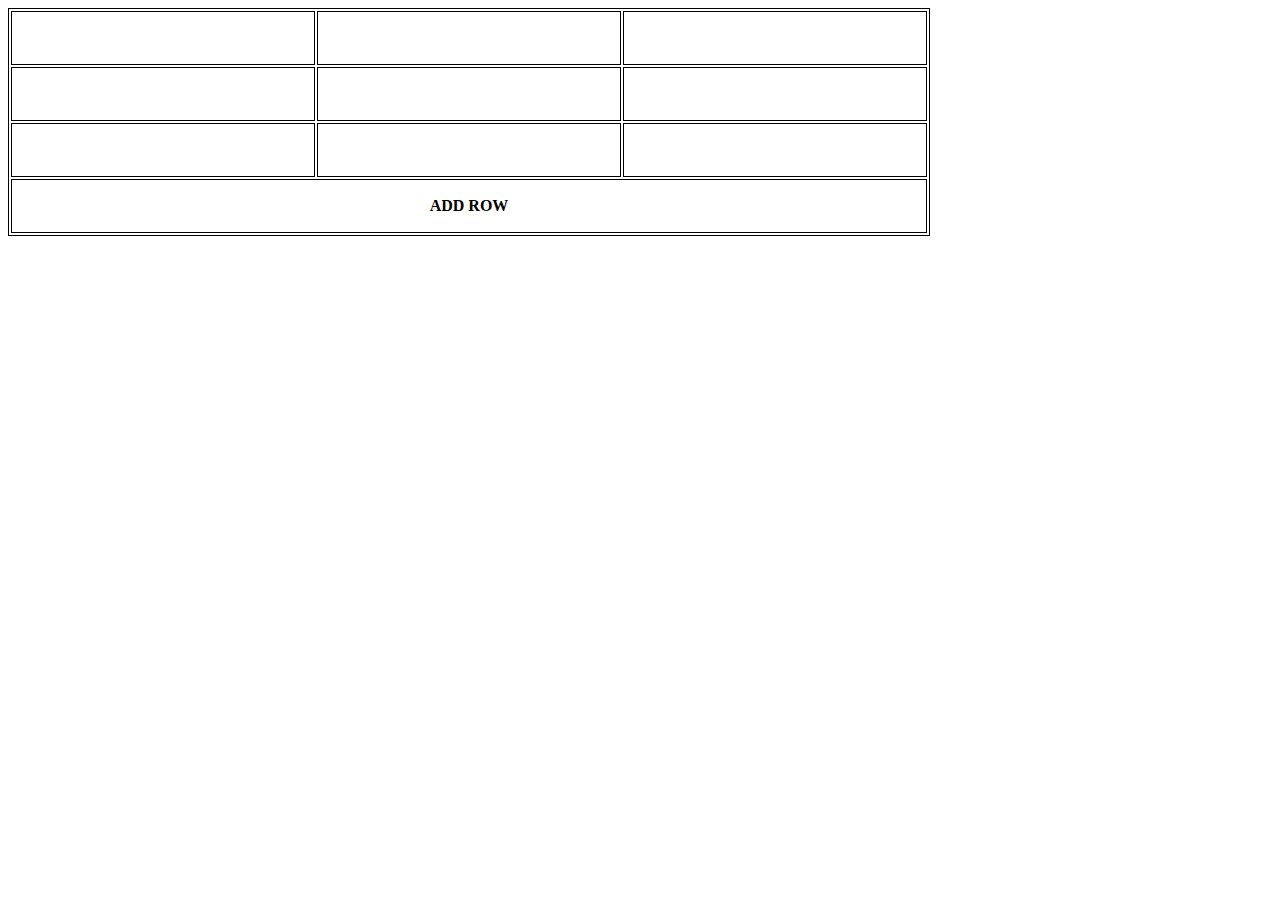
<file: Lesson-13/index.html>
<!DOCTYPE html>
<html lang="ru">
<head>
    <meta charset="UTF-8">
    <meta name="viewport" content="width=device-width, initial-scale=1.0">
    <link rel="stylesheet" href="style.css">
    <title>DOM Lesson#13</title>
</head>
<body>
    
    <table>
        <tr>
            <td></td>
            <td></td>
            <td></td>
        </tr>
        <tr>
            <td></td>
            <td></td>
            <td></td>
        </tr>
        <tr>
            <td></td>
            <td></td>
            <td></td>
        </tr>
        <tr >
            <td id='btn' colspan="3">ADD ROW</td>
        </tr>
    </table>
    
    <script src="main.js"></script>
</body>
</html>
</file>
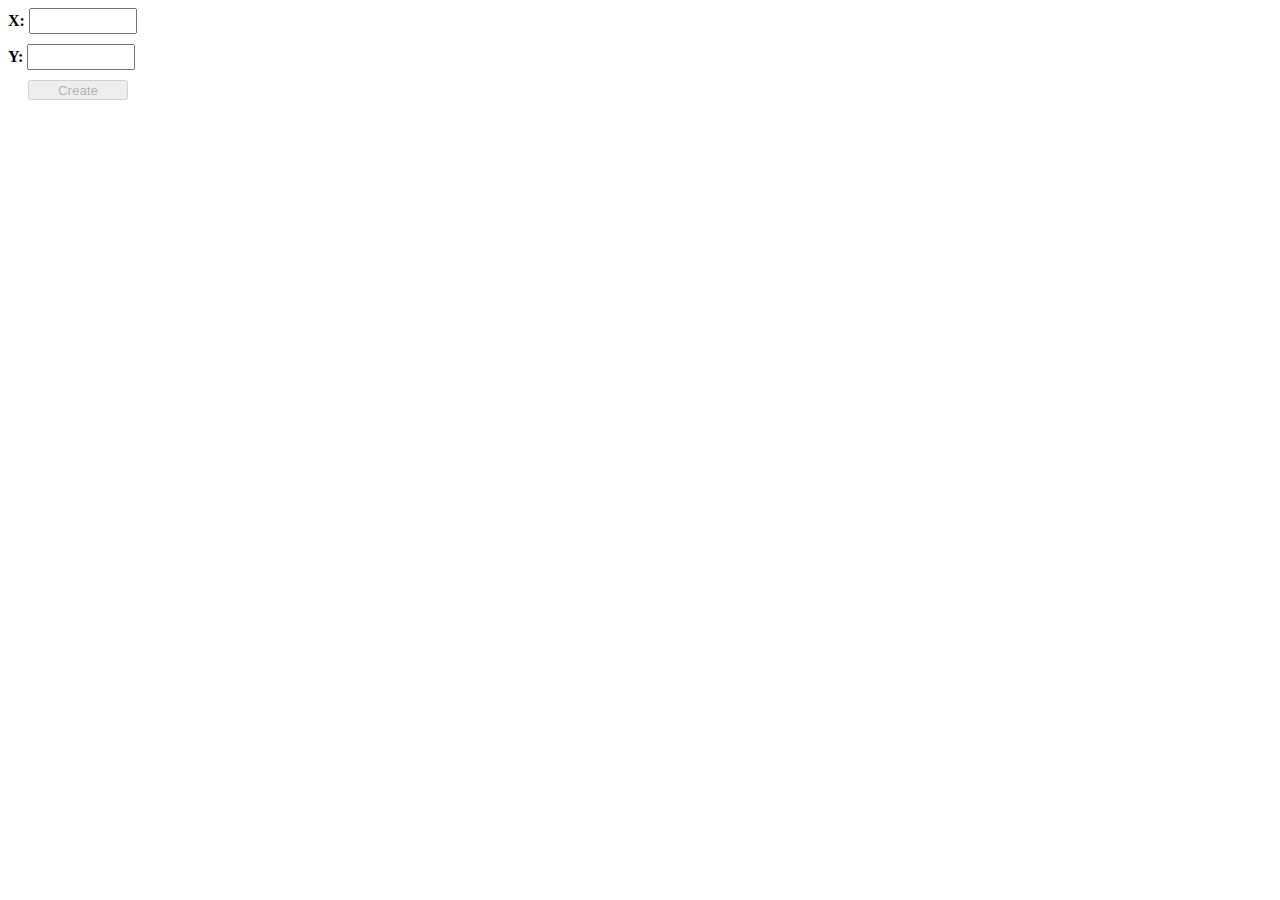
<file: Lesson-15/index.html>
<!DOCTYPE html>
<html lang="en">
<head>
    <meta charset="UTF-8">
    <meta name="viewport" content="width=device-width, initial-scale=1.0">
    <link rel="stylesheet" href="style.css">
    <title>HomeWork №15</title>
</head>
<body>


    <div>X: <input type="text" id="x"></div>
    <div>Y: <input type="text" id="y"></div>
    <button id="btn" disabled>Create</button>

    <!-- disabled -->
    
    <script src="main.js"></script>
</body>
</html>
</file>
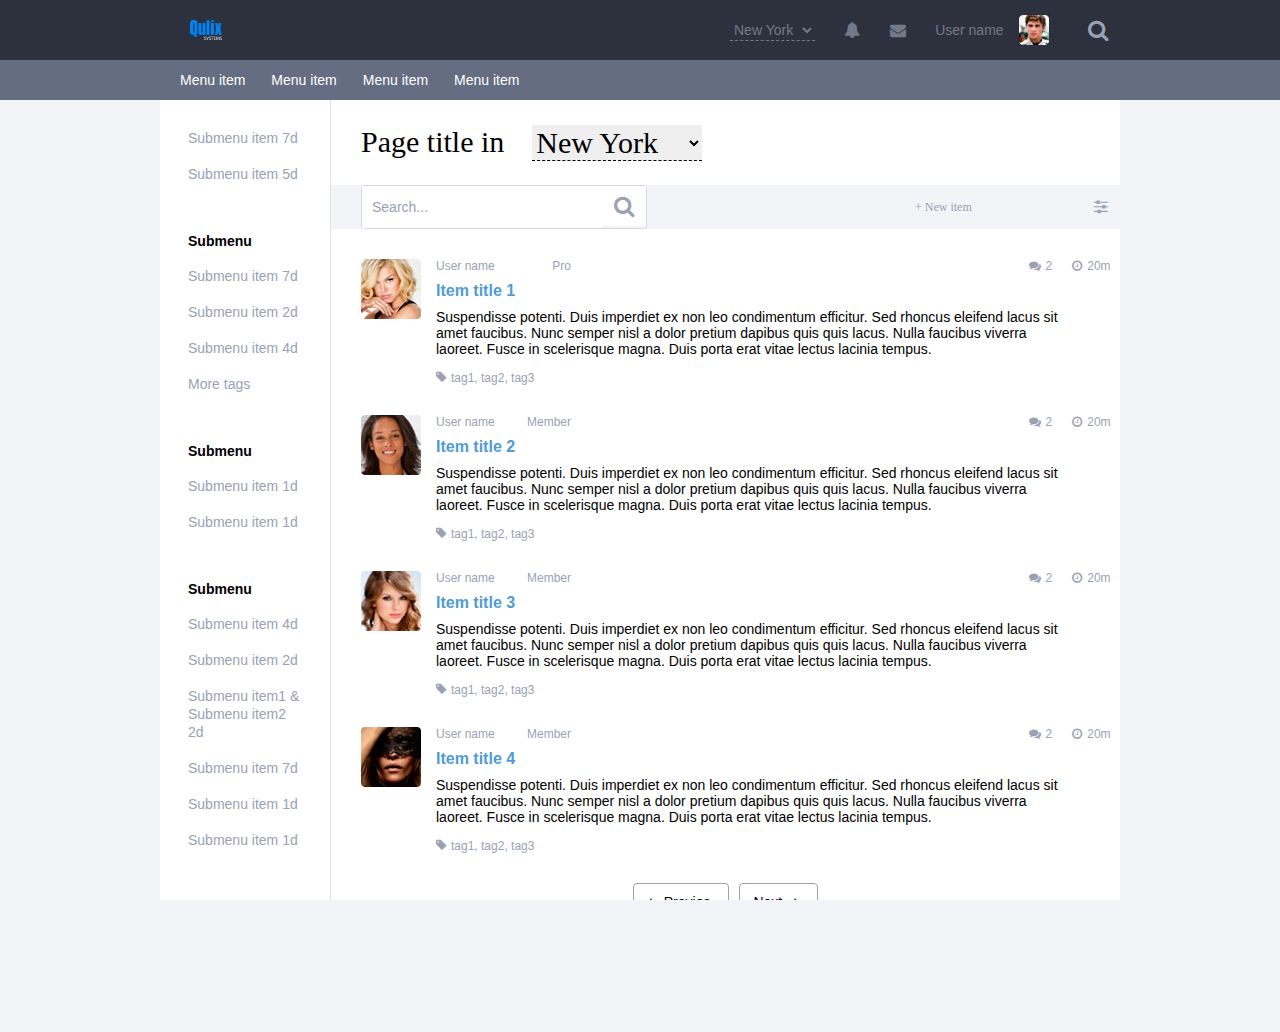
<file: Lesson-8/index.html>
<!DOCTYPE html>
<html lang="en">

<head>
    <meta charset="UTF-8">
    <meta name="viewport" content="width=480, initial-scale=1.0">
    <!-- <meta name="viewport" content="width=device-width, initial-scale=1.0"> -->
    <link rel="stylesheet" href="style.css">
    <link rel="stylesheet" href="font-awesome/css/font-awesome.min.css">
    <title>Homework 8</title>
</head>

<body>

    <header class="header">
        <div class="container">
            <div class="header_wrapper">
                
                <div class="hamburger" id="hamb">
                    <div class="hamburger_line" id="top"></div>
                    <div class="hamburger_line" id="middle"></div>
                    <div class="hamburger_line" id="bottom"></div>
                </div>

                <ul class="hamburger_menu_list" id="menu">
                    <li><a href="#" class="menu_list_item">Menu item</a></li>
                    <li><a href="#" class="menu_list_item">Menu item</a></li>
                    <li><a href="#" class="menu_list_item">Menu item</a></li>
                    <li><a href="#" class="menu_list_item">Menu item</a></li>
                    <li><a href="#" class="menu_list_item">Menu item</a></li>
                    <li><a href="#" class="menu_list_item">Menu item</a></li>
                </ul>
				
                <div class="header_left">
                    <a href="#">
                        <img class="header_left_logo" src="images/logo.png" alt="logo">
                    </a>
                </div>
                <div class="header_right">
                    <select class="header_right_city" name="city" id="city-id">
                        <option value="newyork">New York</option>
                        <option value="denver">Denver</option>
                        <option value="losangeles">Los Angeles</option>
                    </select>
                    <i class="fa fa-bell"></i>
                    <i class="fa fa-envelope"></i>
                    <div class="header_right_user">
                        <div class="header_right_user_name">User name</div>
                        <img class="header_right_user_photo" src="images/userPhoto.jpg" alt="user">
                    </div>
                    <i class="fa fa-search"></i>
                </div>
            </div>
        </div>
    </header>

    <div class="menu">
        <div class="container">
            <ul class="menu_list">
                <li><a href="#" class="menu_list_item">Menu item</a></li>
                <li><a href="#" class="menu_list_item">Menu item</a></li>
                <li><a href="#" class="menu_list_item">Menu item</a></li>
                <li><a href="#" class="menu_list_item">Menu item</a></li>
            </ul>
        </div>
    </div>


    <div class="container">
        <div class="main">

            <div class="main_sidebar">
                <div class="main_sidebar_menu">
                    <ul>
                        <li class="main_sidebar_menu_item">
                            <a href="#" class="main_sidebar_menu_item_link">Submenu item 7d</a>
                        </li>
                        <li class="main_sidebar_menu_item">
                            <a href="#" class="main_sidebar_menu_item_link">Submenu item 5d</a>
                        </li>
                    </ul>
                </div>

                <div class="main_sidebar_menu">
                    <div class="main_sidebar_menu_title">Submenu</div>
                    <ul>
                        <li class="main_sidebar_menu_item">
                            <a href="#" class="main_sidebar_menu_item_link">Submenu item 7d</a>
                        </li>
                        <li class="main_sidebar_menu_item">
                            <a href="#" class="main_sidebar_menu_item_link">Submenu item 2d</a>
                        </li>
                        <li class="main_sidebar_menu_item">
                            <a href="#" class="main_sidebar_menu_item_link">Submenu item 4d</a>
                        </li>
                        <li class="main_sidebar_menu_item">
                            <a href="#" class="main_sidebar_menu_item_link">More tags</a>
                        </li>
                    </ul>
                </div>

                <div class="main_sidebar_menu">
                    <div class="main_sidebar_menu_title">Submenu</div>
                    <ul>
                        <li class="main_sidebar_menu_item">
                            <a href="#" class="main_sidebar_menu_item_link">Submenu item 1d</a>
                        </li>
                        <li class="main_sidebar_menu_item">
                            <a href="#" class="main_sidebar_menu_item_link">Submenu item 1d</a>
                        </li>
                    </ul>
                </div>

                <div class="main_sidebar_menu">
                    <div class="main_sidebar_menu_title">Submenu</div>
                    <ul>
                        <li class="main_sidebar_menu_item">
                            <a href="#" class="main_sidebar_menu_item_link">Submenu item 4d</a>
                        </li>
                        <li class="main_sidebar_menu_item">
                            <a href="#" class="main_sidebar_menu_item_link">Submenu item 2d</a>
                        </li>
                        <li class="main_sidebar_menu_item">
                            <a href="#" class="main_sidebar_menu_item_link">Submenu item1 & Submenu item2 2d</a>
                        </li>
                        <li class="main_sidebar_menu_item">
                            <a href="#" class="main_sidebar_menu_item_link">Submenu item 7d</a>
                        </li>
                        <li class="main_sidebar_menu_item">
                            <a href="#" class="main_sidebar_menu_item_link">Submenu item 1d</a>
                        </li>
                        <li class="main_sidebar_menu_item">
                            <a href="#" class="main_sidebar_menu_item_link">Submenu item 1d</a>
                        </li>
                    </ul>
                </div>

                <div class="main_sidebar_menu">
                    <div class="main_sidebar_menu_title">Submenu</div>
                    <ul>
                        <li class="main_sidebar_menu_item">
                            <a href="#" class="main_sidebar_menu_item_link">Submenu item 2d</a>
                        </li>
                        <li class="main_sidebar_menu_item">
                            <a href="#" class="main_sidebar_menu_item_link">Submenu item 1d</a>
                        </li>
                        <li class="main_sidebar_menu_item">
                            <a href="#" class="main_sidebar_menu_item_link">Submenu item 3d</a>
                        </li>
                    </ul>
                </div>
            </div>

            <div class="main_content">
                <div class="main_content_wrapper">

                    <div class="main_content_header">
                        <div class="main_content_header_title">Page title in</div>
                        <select class="main_content_header_select" name="headercity" id="headercity-id">
                            <option value="newyork">New York</option>
                            <option value="denver">Denver</option>
                            <option value="losangeles">Los Angeles</option>
                        </select>
                    </div>

                    <div class="main_content_menu">
                        <form class="main_content_menu_form" action="#" id="search-form">
                            <input class="main_content_menu_form_serch" type="text" placeholder="Search...">
                            <button class="main_content_menu_form_button" type="submit"><i class="fa fa-search"
                                    aria-hidden="true"></i></button>
                        </form>
                        <div class="main_content_menu_control">
                            <div class="main_content_menu_control_add">+ New item</div>
                            <div class="main_content_menu_control_switch"><i class="fa fa-sliders"></i></div>
                        </div>
                    </div>

                    <div class="main_content_window">

                        <div class="main_content_window_item">
                            <img class="main_content_window_item_img" src="images/photo1.jpg" alt="photo1">
                            <div class="main_content_window_item_content">
                                <div class="main_content_window_item_content_header">
                                    <div class="main_content_window_item_content_header_user">
                                        <div class="main_content_window_item_content_header_user_name">User name</div>
                                        <div class="main_content_window_item_content_header_status">Pro</div>
                                    </div>
                                    <div class="main_content_window_item_content_header_comments">
                                        <div class="main_content_window_item_content_header_comments_quantity"><i
                                                class="fa fa-comments"></i>2</div>
                                        <div class="main_content_window_item_content_header_comments_quantity_times"><i
                                                class="fa fa-clock-o"></i>20m</div>
                                    </div>
                                </div>
                                <div class="main_content_window_item_content_title">Item title 1</div>
                                <div class="main_content_window_item_content_description">
                                    Suspendisse potenti. Duis imperdiet ex non leo condimentum efficitur. Sed rhoncus
                                    eleifend lacus sit amet faucibus. Nunc semper nisl a dolor pretium dapibus quis quis
                                    lacus. Nulla faucibus viverra laoreet. Fusce in scelerisque magna. Duis porta erat vitae
                                    lectus lacinia tempus.
                                </div>
                                <div class="main_content_window_item_content_tags">
                                    <i class="fa fa-tag"></i>
                                    <div class="main_content_window_item_content_tags_tag1">tag1,&nbsp;</div>
                                    <div class="main_content_window_item_content_tags_tag1">tag2,&nbsp;</div>
                                    <div class="main_content_window_item_content_tags_tag1">tag3</div>
                                </div>
                            </div>
                        </div>
    
                        <div class="main_content_window_item">
                            <img class="main_content_window_item_img" src="images/photo2.jpg" alt="photo1">
                            <div class="main_content_window_item_content">
                                <div class="main_content_window_item_content_header">
                                    <div class="main_content_window_item_content_header_user">
                                        <div class="main_content_window_item_content_header_user_name">User name</div>
                                        <div class="main_content_window_item_content_header_status">Member</div>
                                    </div>
                                    <div class="main_content_window_item_content_header_comments">
                                        <div class="main_content_window_item_content_header_comments_quantity"><i
                                                class="fa fa-comments"></i>2</div>
                                        <div class="main_content_window_item_content_header_comments_quantity_times"><i
                                                class="fa fa-clock-o"></i>20m</div>
                                    </div>
                                </div>
                                <div class="main_content_window_item_content_title">Item title 2</div>
                                <div class="main_content_window_item_content_description">
                                    Suspendisse potenti. Duis imperdiet ex non leo condimentum efficitur. Sed rhoncus
                                    eleifend lacus sit amet faucibus. Nunc semper nisl a dolor pretium dapibus quis quis
                                    lacus. Nulla faucibus viverra laoreet. Fusce in scelerisque magna. Duis porta erat vitae
                                    lectus lacinia tempus.
                                </div>
                                <div class="main_content_window_item_content_tags">
                                    <i class="fa fa-tag"></i>
                                    <div class="main_content_window_item_content_tags_tag1">tag1,&nbsp;</div>
                                    <div class="main_content_window_item_content_tags_tag1">tag2,&nbsp;</div>
                                    <div class="main_content_window_item_content_tags_tag1">tag3</div>
                                </div>
                            </div>
                        </div>
    
                        <div class="main_content_window_item">
                            <img class="main_content_window_item_img" src="images/photo3.jpg" alt="photo1">
                            <div class="main_content_window_item_content">
                                <div class="main_content_window_item_content_header">
                                    <div class="main_content_window_item_content_header_user">
                                        <div class="main_content_window_item_content_header_user_name">User name</div>
                                        <div class="main_content_window_item_content_header_status">Member</div>
                                    </div>
                                    <div class="main_content_window_item_content_header_comments">
                                        <div class="main_content_window_item_content_header_comments_quantity"><i
                                                class="fa fa-comments"></i>2</div>
                                        <div class="main_content_window_item_content_header_comments_quantity_times"><i
                                                class="fa fa-clock-o"></i>20m</div>
                                    </div>
                                </div>
                                <div class="main_content_window_item_content_title">Item title 3</div>
                                <div class="main_content_window_item_content_description">
                                    Suspendisse potenti. Duis imperdiet ex non leo condimentum efficitur. Sed rhoncus
                                    eleifend lacus sit amet faucibus. Nunc semper nisl a dolor pretium dapibus quis quis
                                    lacus. Nulla faucibus viverra laoreet. Fusce in scelerisque magna. Duis porta erat vitae
                                    lectus lacinia tempus.
                                </div>
                                <div class="main_content_window_item_content_tags">
                                    <i class="fa fa-tag"></i>
                                    <div class="main_content_window_item_content_tags_tag1">tag1,&nbsp;</div>
                                    <div class="main_content_window_item_content_tags_tag1">tag2,&nbsp;</div>
                                    <div class="main_content_window_item_content_tags_tag1">tag3</div>
                                </div>
                            </div>
                        </div>
    
                        <div class="main_content_window_item">
                            <img class="main_content_window_item_img" src="images/photo4.jpg" alt="photo1">
                            <div class="main_content_window_item_content">
                                <div class="main_content_window_item_content_header">
                                    <div class="main_content_window_item_content_header_user">
                                        <div class="main_content_window_item_content_header_user_name">User name</div>
                                        <div class="main_content_window_item_content_header_status">Member</div>
                                    </div>
                                    <div class="main_content_window_item_content_header_comments">
                                        <div class="main_content_window_item_content_header_comments_quantity"><i
                                                class="fa fa-comments"></i>2</div>
                                        <div class="main_content_window_item_content_header_comments_quantity_times"><i
                                                class="fa fa-clock-o"></i>20m</div>
                                    </div>
                                </div>
                                <div class="main_content_window_item_content_title">Item title 4</div>
                                <div class="main_content_window_item_content_description">
                                    Suspendisse potenti. Duis imperdiet ex non leo condimentum efficitur. Sed rhoncus
                                    eleifend lacus sit amet faucibus. Nunc semper nisl a dolor pretium dapibus quis quis
                                    lacus. Nulla faucibus viverra laoreet. Fusce in scelerisque magna. Duis porta erat vitae
                                    lectus lacinia tempus.
                                </div>
                                <div class="main_content_window_item_content_tags">
                                    <i class="fa fa-tag"></i>
                                    <div class="main_content_window_item_content_tags_tag1">tag1,&nbsp;</div>
                                    <div class="main_content_window_item_content_tags_tag1">tag2,&nbsp;</div>
                                    <div class="main_content_window_item_content_tags_tag1">tag3</div>
                                </div>
                            </div>
                        </div>
    
                    </div>
    
                    <div class="main_content_buttons">
                        <a href="#" class="main_content_buttons_prev"><i class="fa fa-angle-left"></i>Previos</a>
                        <a href="#" class="main_content_buttons_next">Next<i class="fa fa-angle-right"></i></a>
                    </div>
                </div>

                <div class="main_content_footer">
                    <ul class="main_content_footer_menu">
                        <li class="main_content_footer_menu_item">About</li>
                        <li class="main_content_footer_menu_item">Policies</li>
                        <li class="main_content_footer_menu_item">Site map</li>
                        <li class="main_content_footer_menu_item">Help</li>
                        <li class="main_content_footer_menu_item">Contact us</li>
                    </ul>

                    <div class="main_content_footer_copyright">
                        <img class="main_content_footer_copyright_img" src="images/logo-min.png" alt="logo-min">
                        <div class="main_content_footer_copyright_text">© 2015. Qulix Systems. All rights reserved.</div>
                    </div>
                </div>

            </div> <!-- END main_content -->

            
        </div>
    </div>

<script src="main.js"></script>
</body>

</html>
</file>
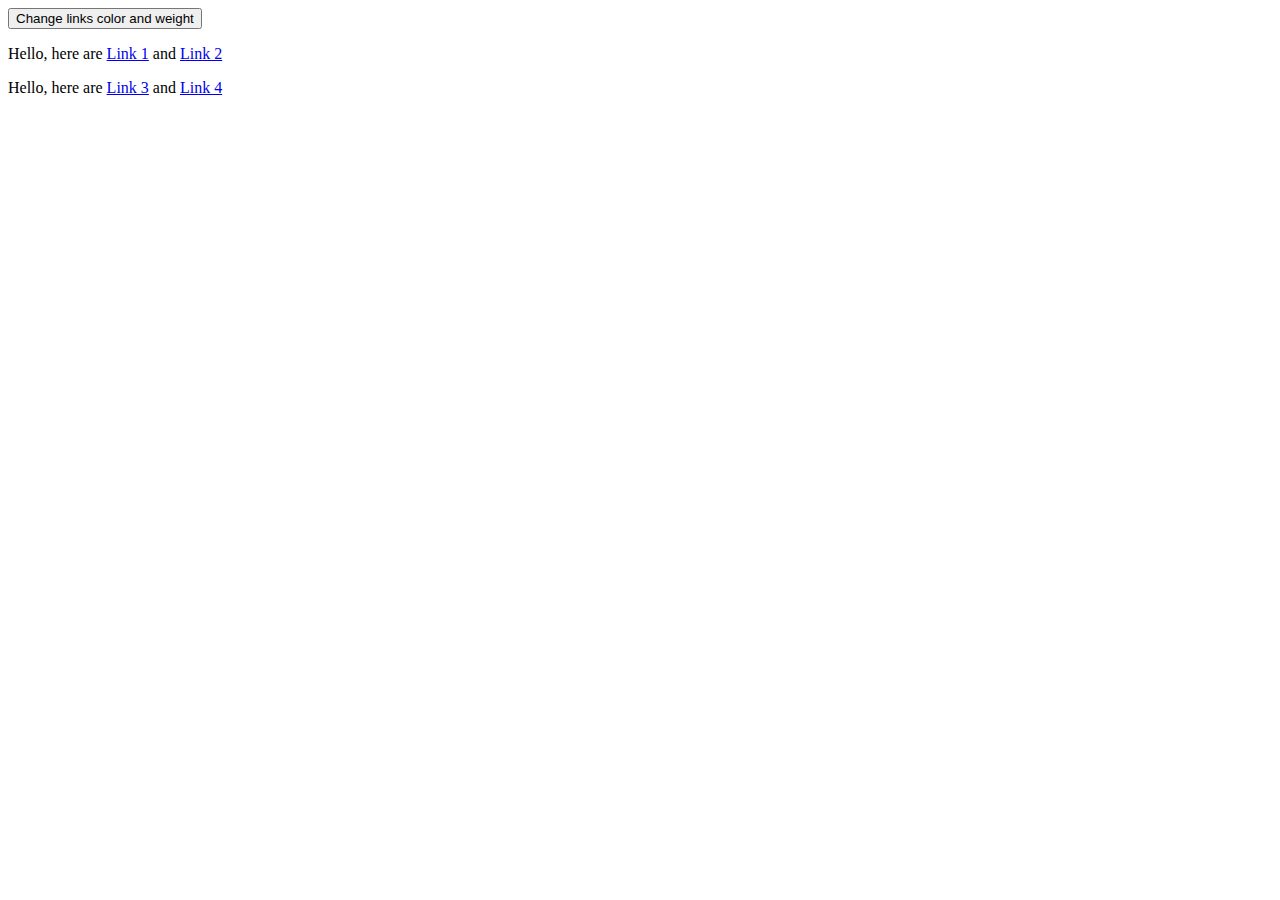
<file: Lesson-13/Lesson Practice/index.html>
<!DOCTYPE html>
<html lang="en">
<head>
    <meta charset="UTF-8">
    <title>DOM</title>
</head>
<body>
    <button>Change links color and weight</button>
    <div id="container"></div>

    <script src="script.js"></script>
</body>
</html>
</file>
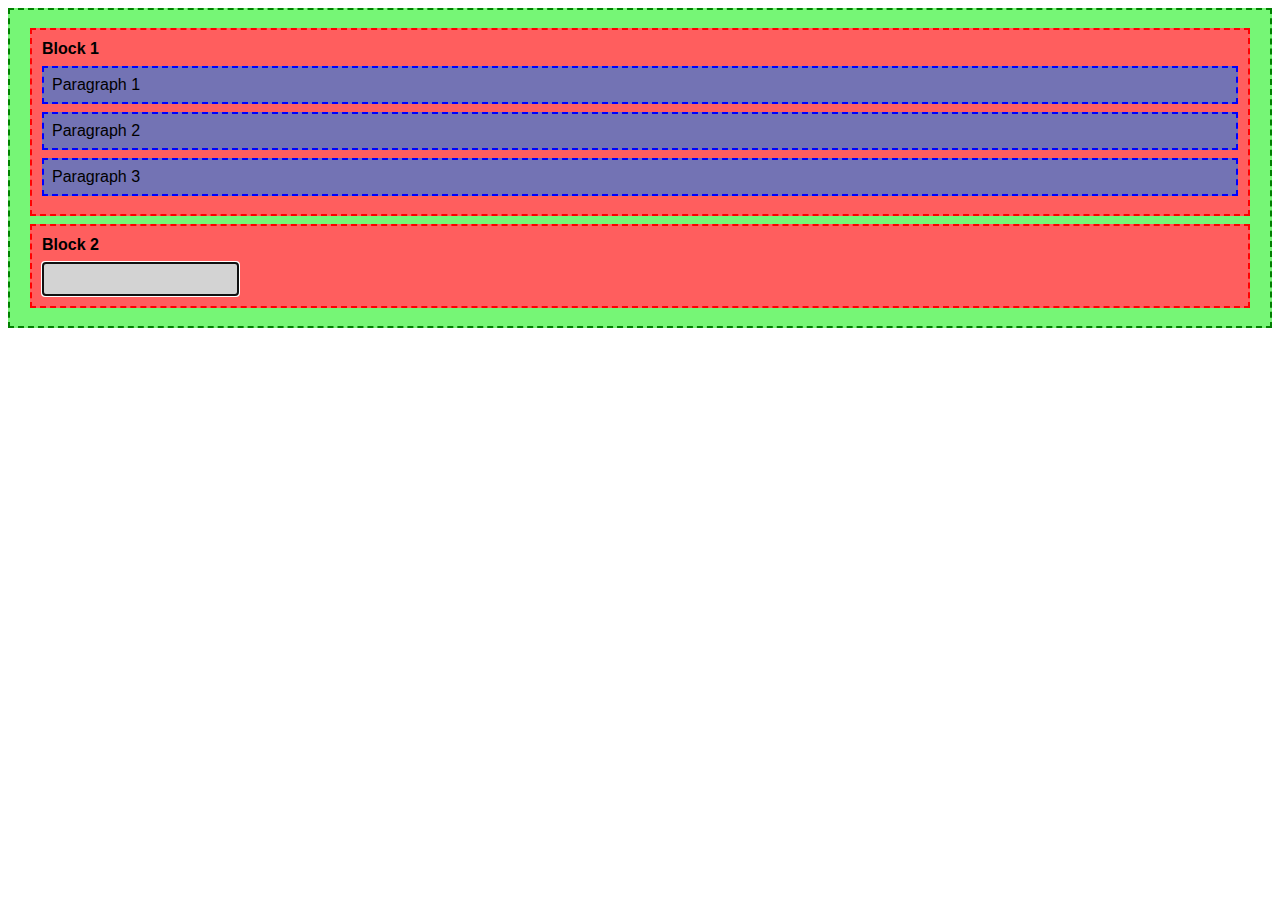
<file: Materials/12/Examples/index.html>
<!DOCTYPE html>
<html lang="en">
<head>
    <meta charset="UTF-8">
    <title>DOM</title>
    <link href="styles.css" rel="stylesheet">
</head>
<body>
    <div class="page-content">
        <div class="block" id="red">
            Block 1

            <p class="blue">
                Paragraph 1
            </p>
            <p class="blue">
                Paragraph 2
            </p>
            <p class="blue">
                Paragraph 3
            </p>
        </div>

        <div class="block">
            Block 2

            <input type="text" autofocus>
        </div>
    </div>
</body>
</html>
</file>
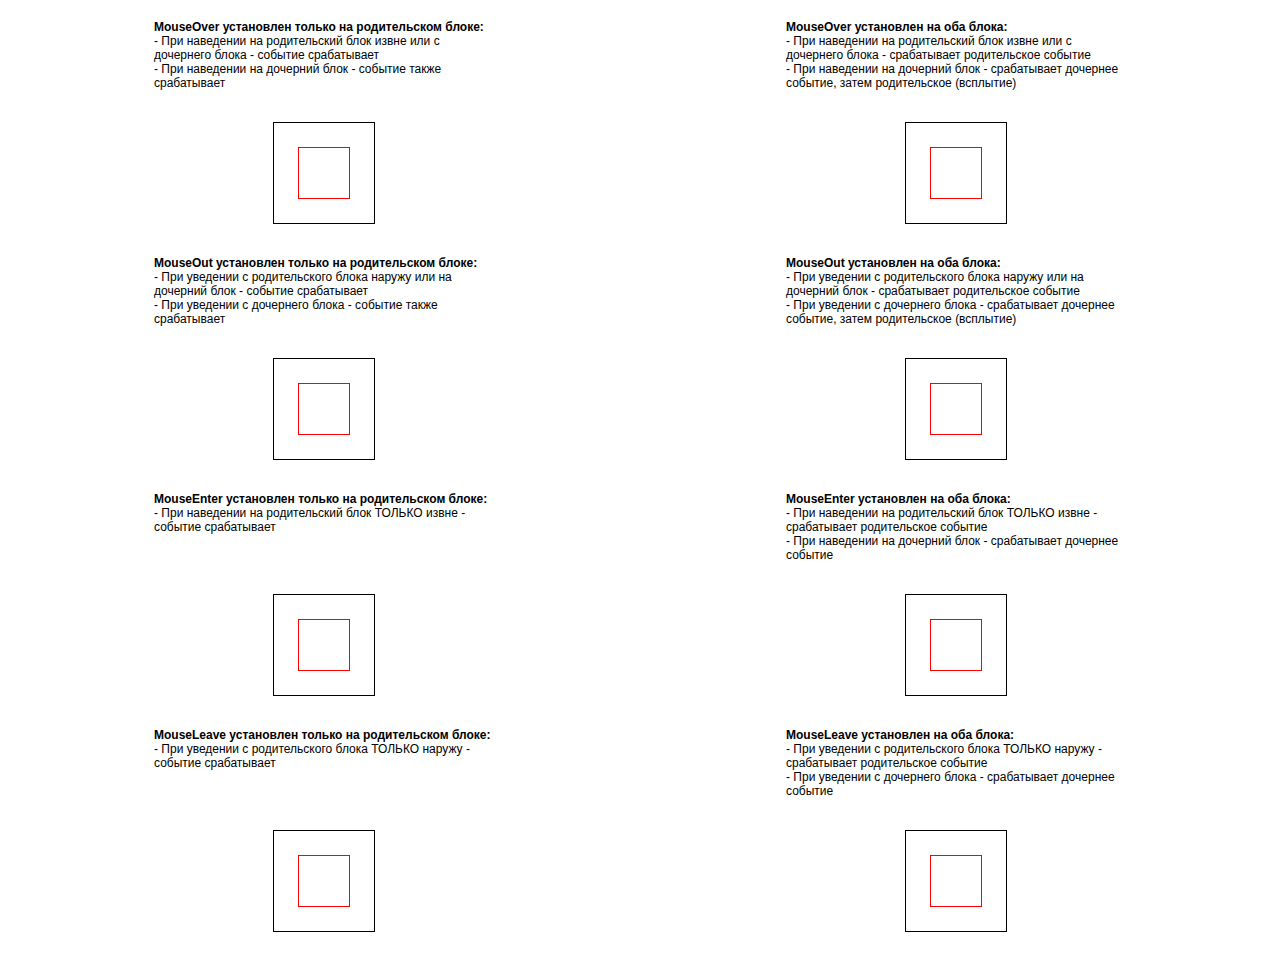
<file: Materials/13/Examples/Mouse Events/index.html>
<!DOCTYPE html>
<html lang="en">
<head>
    <meta charset="UTF-8">
    <title>Mouse Events</title>
    <link rel="stylesheet" href="styles.css">
</head>
<body>
    <div class="page-content">
        <div class="page-content__column">
            <p class="explanation">
                <strong>MouseOver установлен только на родительском блоке:</strong><br>
                - При наведении на родительский блок извне или с дочернего блока - событие срабатывает<br>
                - При наведении на дочерний блок - событие также срабатывает
            </p>
            <div class="container mouseover">
                <div class="container__child"></div>
            </div>

            <p class="explanation">
                <strong>MouseOut установлен только на родительском блоке:</strong><br>
                - При уведении с родительского блока наружу или на дочерний блок - событие срабатывает<br>
                - При уведении с дочернего блока - событие также срабатывает
            </p>
            <div class="container mouseout">
                <div class="container__child"></div>
            </div>

            <p class="explanation">
                <strong>MouseEnter установлен только на родительском блоке:</strong><br>
                - При наведении на родительский блок ТОЛЬКО извне - событие срабатывает
            </p>
            <div class="container mouseenter">
                <div class="container__child"></div>
            </div>

            <p class="explanation">
                <strong>MouseLeave установлен только на родительском блоке:</strong><br>
                - При уведении с родительского блока ТОЛЬКО наружу - событие срабатывает<br>
            </p>
            <div class="container mouseleave">
                <div class="container__child"></div>
            </div>
        </div>

        <div class="page-content__column">
            <p class="explanation">
                <strong>MouseOver установлен на оба блока:</strong><br>
                - При наведении на родительский блок извне или с дочернего блока - срабатывает родительское событие<br>
                - При наведении на дочерний блок - срабатывает дочернее событие, затем родительское (всплытие)
            </p>
            <div class="container mouseover">
                <div class="container__child mouseover__child"></div>
            </div>

            <p class="explanation">
                <strong>MouseOut установлен на оба блока:</strong><br>
                - При уведении с родительского блока наружу или на дочерний блок - срабатывает родительское событие<br>
                - При уведении с дочернего блока - срабатывает дочернее событие, затем родительское (всплытие)
            </p>
            <div class="container mouseout">
                <div class="container__child mouseout__child"></div>
            </div>

            <p class="explanation">
                <strong>MouseEnter установлен на оба блока:</strong><br>
                - При наведении на родительский блок ТОЛЬКО извне - срабатывает родительское событие<br>
                - При наведении на дочерний блок - срабатывает дочернее событие
            </p>
            <div class="container mouseenter">
                <div class="container__child mouseenter__child"></div>
            </div>

            <p class="explanation">
                <strong>MouseLeave установлен на оба блока:</strong><br>
                - При уведении с родительского блока ТОЛЬКО наружу - срабатывает родительское событие<br>
                - При уведении с дочернего блока - срабатывает дочернее событие
            </p>
            <div class="container mouseleave">
                <div class="container__child mouseleave__child"></div>
            </div>
        </div>
    </div>

    <script src="script.js"></script>
</body>
</html>
</file>
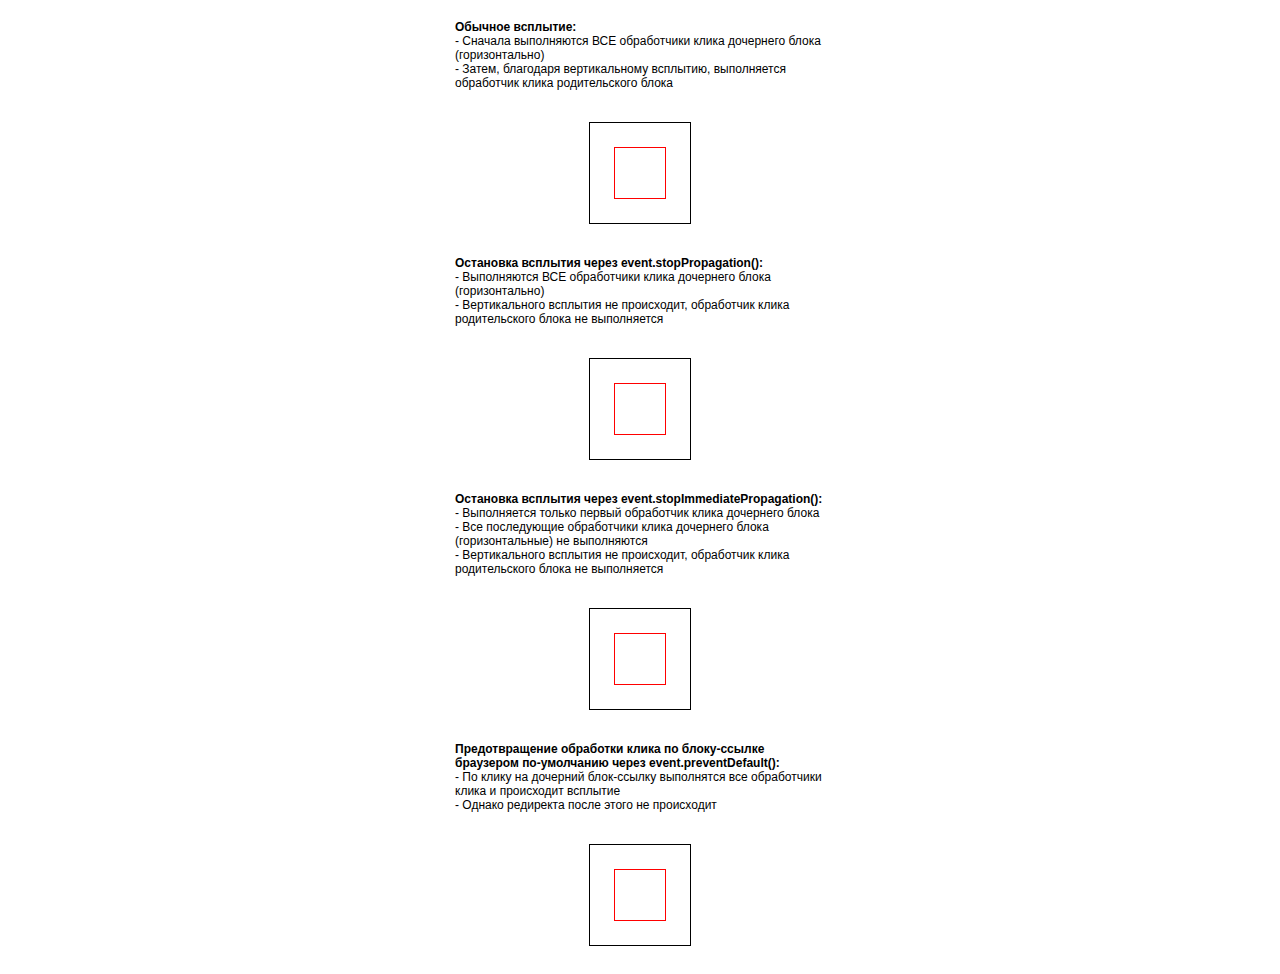
<file: Materials/13/Examples/Prevent Bubbling/index.html>
<!DOCTYPE html>
<html lang="en">
<head>
    <meta charset="UTF-8">
    <title>Prevent Bubbling</title>
    <link rel="stylesheet" href="styles.css">
</head>
<body>
    <div class="page-content">
        <p class="explanation">
            <strong>Обычное всплытие:</strong><br>
            - Сначала выполняются ВСЕ обработчики клика дочернего блока (горизонтально)<br>
            - Затем, благодаря вертикальному всплытию, выполняется обработчик клика родительского блока
        </p>
        <div class="container">
            <div class="container__child"></div>
        </div>

        <p class="explanation">
            <strong>Остановка всплытия через event.stopPropagation():</strong><br>
            - Выполняются ВСЕ обработчики клика дочернего блока (горизонтально)<br>
            - Вертикального всплытия не происходит, обработчик клика родительского блока не выполняется
        </p>
        <div class="container">
            <div class="container__child"></div>
        </div>

        <p class="explanation">
            <strong>Остановка всплытия через event.stopImmediatePropagation():</strong><br>
            - Выполняется только первый обработчик клика дочернего блока<br>
            - Все последующие обработчики клика дочернего блока (горизонтальные) не выполняются<br>
            - Вертикального всплытия не происходит, обработчик клика родительского блока не выполняется
        </p>
        <div class="container">
            <div class="container__child"></div>
        </div>

        <p class="explanation">
            <strong>Предотвращение обработки клика по блоку-ссылке браузером по-умолчанию через event.preventDefault():</strong><br>
            - По клику на дочерний блок-ссылку выполнятся все обработчики клика и происходит всплытие<br>
            - Однако редиректа после этого не происходит
        </p>
        <div class="container">
            <a class="container__child" href="https://google.com"></a>
        </div>
    </div>

    <script src="script.js"></script>
</body>
</html>
</file>
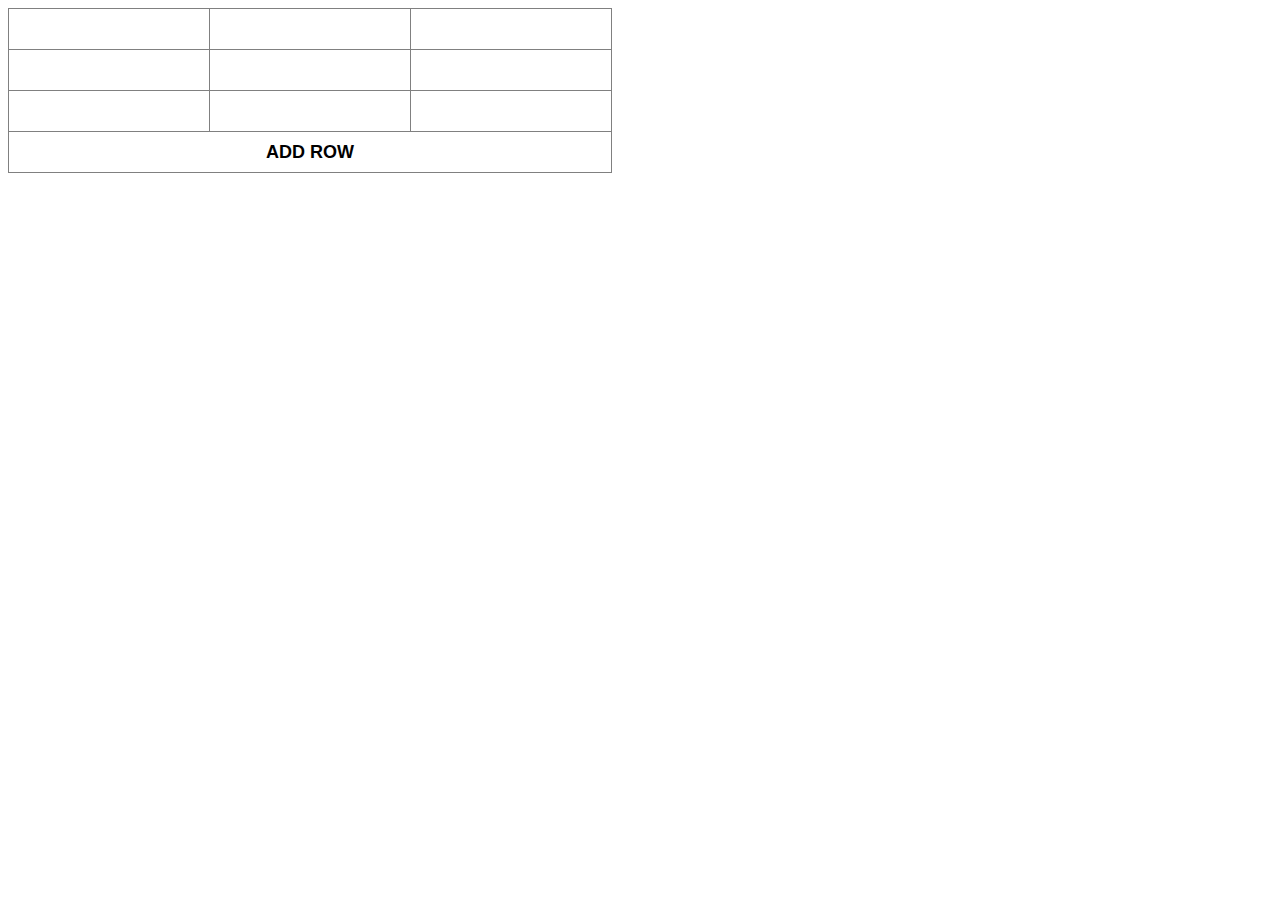
<file: Materials/17/Homework 13/Table/index.html>
<!DOCTYPE html>
<html lang="en">
<head>
    <meta charset="UTF-8">
    <title>Dynamic Table</title>
    <link rel="stylesheet" href="styles.css">
</head>
<body>
    <table border=1>
        <tr>
            <td></td>
            <td></td>
            <td></td>
        </tr>
        <tr>
            <td></td>
            <td></td>
            <td></td>
        </tr>
        <tr>
            <td></td>
            <td></td>
            <td></td>
        </tr>
        <tr>
            <td id="addRow" colspan=3>ADD ROW</td>
        </tr>
    </table>

    <script src="main.js"></script>
</body>
</html>
</file>
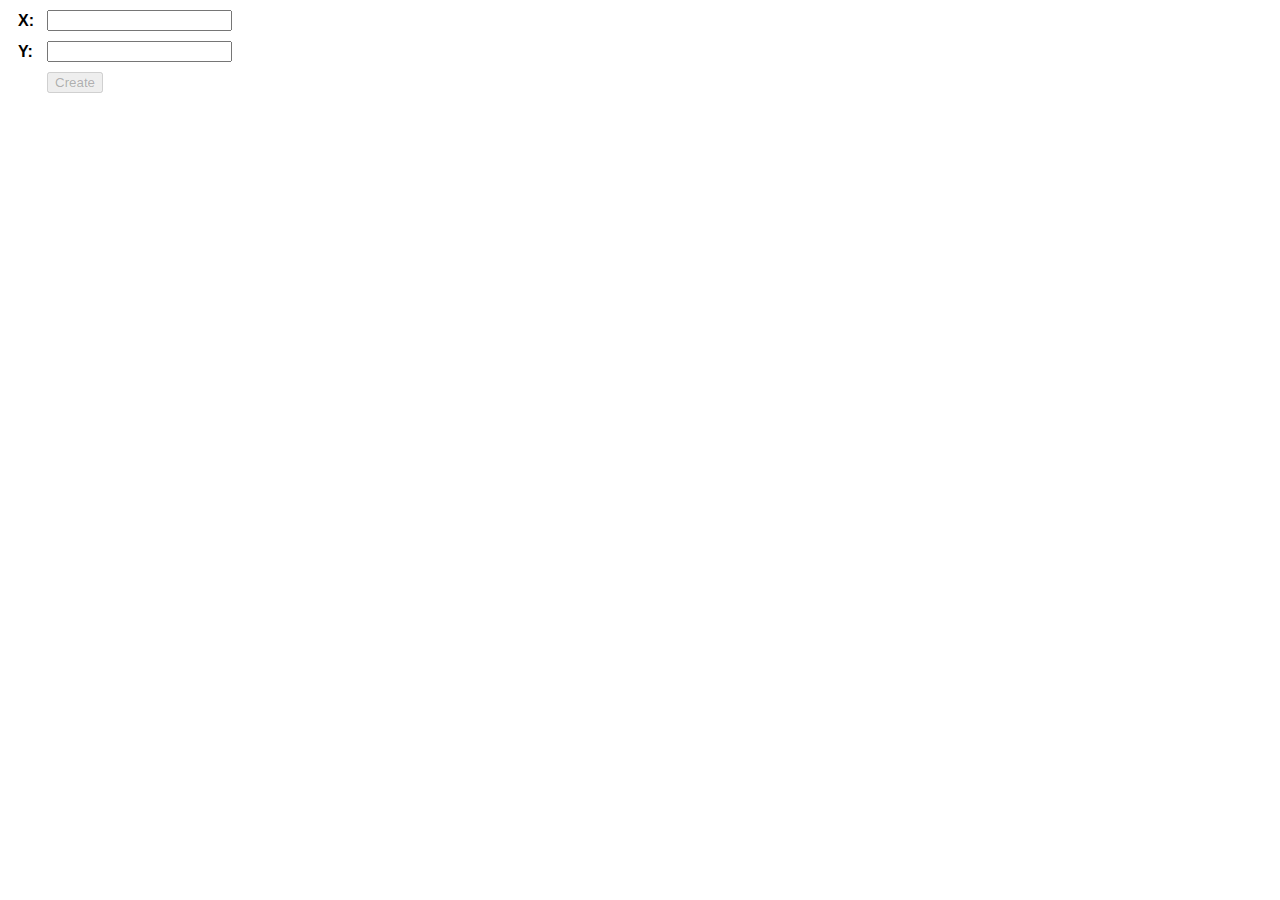
<file: Materials/17/Homework 14/Chess/index.html>
<!DOCTYPE html>
<html lang="en">
<head>
    <meta charset="UTF-8">
    <title>Chess</title>
    <link rel="stylesheet" href="styles.css">
</head>
<body>
    <form>
        <div class="form-group">
            <label for="x">X: </label>
            <input type="text" id="x">
        </div>

        <div class="form-group">
            <label for="y">Y: </label>
            <input type="text" id="y">
        </div>

        <div class="form-group">
            <button type="button" disabled>Create</button>
        </div>
    </form>

    <script src="main.js"></script>
</body>
</html>
</file>
<file: Lesson-13/style.css>
table {
    border: 1px solid #000000;
}

table tr {
    height: 50px;
    border: 1px solid #000000;
}

table tr td {
    width: 300px;
    height: 50px;
    border: 1px solid #000000;
    text-align: center;
}

input {
    display: block;
    width: 150px;
    height: 30px;
    margin: 0 auto;
    border: none;
    color: black;
}


#btn {
    text-align: center;
    font-weight: bold;
    cursor: pointer;
}
</file>
<file: Lesson-15/style.css>
div {
    display: block;
    font-weight: bold;
}

button {
    margin-left: 20px;
}

td {
    width: 20px;
    height: 20px;
    border: 1px solid #000000;
}

table {
    margin-top: 20px;
    border-spacing: 0;
}

.black {
    background-color: #000000;
}

#x, #y, #btn {
    width: 100px;
    height: 20px;
    margin-bottom: 10px;
}
</file>
<file: Lesson-8/style.css>
body, 
html {
    height: 100vh;
	position: relative;
	margin: 0;
    padding: 0; 
    overflow-x: hidden;
    background-color: #f2f4f8;
}

ul,
li {
	list-style: none;
}	

a {
    text-decoration: none;
}

.container {
    max-width: 960px;
    margin: 0 auto;
}

.header {
    width: 100%;
    min-height: 60px;
    background-color: #2d313d;
}

.header_wrapper {
    width: 100%;
    height: 60px;
    display: flex;
    justify-content: space-between;
    align-items: center;
    position: relative;
}

.hamburger {
    display: none;
    width: 17px;
    height: 20px;
    margin-left: 20px;
    position: absolute;
    top: 20px;
    left: 20px
}

.hamburger_line {
    width: 17px;
    height: 3px;
    margin-bottom: 2px;
    background-color: #ffffff;
}

.header_left {
    width: 32px;
    height: 20px;
    margin-left: 30px;
}

.header_right {
    width: 380px;
    height: 30px;
    display: flex;
    justify-content: space-between;
    align-items: center;
    margin-right: 10px;
}

.header_left_logo {
    width: 32px;
    height: 20px;
}

.header_right_city {
    width: 85px;
    height: 22px;
    font-size: 14px;
    border-bottom: 1px dashed #727989;;
    background-color: #2d313d;
    border-left: none;
    border-right: none;
    border-top: none;
    outline: none;
    color: #727989;
}

.header_city option {
    background-color: #2d313d;
    border: none;
    outline: none;
}

.fa-angle-down,
.fa-bell,
.fa-envelope {
    width: 16px;
    height: 16px;
    color: #727989;
}

.header_right_user_photo {
    width: 30px;
    height: 30px;
    margin-right: 10px;
}

.fa-search {
    width: 22px;
    height: 22px;
    color: #727989;
}

#menu {
    display: none;
}

.header_right_user {
    max-width: 135px;
    height: 30px;
    display: flex;
    justify-content: space-between;
    align-items: center;
}

.header_right_user_name {
    margin-right: 15px;
    font-family: Arial, Helvetica, sans-serif;
    font-size: 14px;
    color: #727989;
}

.menu {
    width: 100%;
    height: 40px;
    padding: 0;
    margin: 0;
    background-color: #646d81;
}

.menu_list {
    width: 100%;
    height: 40px;
    display: flex;
    justify-content: start;
    /* align-items: center; */
    padding: 0 0 0 20px;
    margin: 0;
}

.menu_list_item {
    display: flex;
    height: 35px;
    box-sizing: border-box;
    align-items: center;
    margin-right: 26px;
    font-family: Arial, Helvetica, sans-serif;
    font-size: 14px;
    color: #ffffff;
    border-top: solid #646d81 5px;
    transition-property: border-top;
    transition-duration: 1s;
}

.menu_list_item:hover {
    border-top: solid #ffffff 5px;
}

.main {
    width: 100%;
    height: 100vh;
    display: flex;
    justify-content: start;
    background-color: #ffffff;
}

.main_sidebar {
    width: 170px;
    height: 100vh;
    /* height: 930px; */
    border-right: 1px solid #e0e4ed;
    padding-top: 20px;
}

.main_sidebar_menu {
    padding: 0;
    margin: 0;
}

.main_sidebar_menu ul {
    display: flex;
    flex-direction: column;
    justify-content: start;
    padding: 0;
    margin: 0;
} 

.main_sidebar_menu_item {
    width: 115px;
    padding: 9px 28px 9px 23px;
    border-left: 5px solid #ffffff;
}

.main_sidebar_menu_item:hover {
    border-left: 5px solid #99a1b3;
}

.main_sidebar_menu_item_link {
    font-family: Arial;
    font-size: 14px;
    color: #99a1b3;
}

.main_sidebar_menu_title {
    margin-top: 32px;
    padding: 9px 0 9px 28px;
    font-family: Arial;
    font-weight: bold;
    font-size: 14px;
    color: #000000;
}

.main_content {
    width: 100%;
    height: 100vh;
    display: flex;
    flex-direction: column;
    justify-content: space-between;
}

.main_content_header {
    width: 100%;
    height: 85px;
    display: flex;
    justify-content: start;
    align-items: center;
}

.main_content_header_title {
    height: 36px;
    margin-left: 30px;
    font-family: Georgia;
    font-size: 30px;
}

.main_content_header_select {
    width: 170px;
    height: 36px;
    margin-left: 28px;
    font-family: Georgia;
    font-size: 30px;
    border-bottom: dashed 1px;
    border-left: none;
    border-right: none;
    border-top: none;
    outline: none;
}

.main_content_menu {
    display: flex;
    justify-content: space-between;
    align-items: center;
    background-color: #f2f4f8;
}

.main_content_menu_form {
    width: 284px;
    height: 42px;
    display: flex;
    justify-content: start;
    margin-left: 30px;
    /* color: #99a1b3; */
    border: 1px solid #d6d9e1;
    border-radius: 3px;
    
}

.main_content_menu_form_serch {
    width: 239px;
    height: 40px;
    border:none;
    padding-left: 10px;
    font: 14px Arial;
    outline: none;
    
}

.main_content_menu_form_serch::placeholder {
    color: #99a1b3;
}

.main_content_menu_form_button {
    width: 45px;
    height: 40px;
    border:none;
    background-color: #ffffff;
}

.fa-search::before {
    color: #99a1b3;
    font-size: 22px;
}

.main_content_menu_control {
    width: 195px;
    height: 18px;
    display: flex;
    justify-content: space-between;
    align-items: center;
    margin-right: 10px;
}

.main_content_menu_control_add {
    width: 62px;
    height: 14px;
    font-family: Georgia;
    font-size: 12px;
    color: #99a1b3;
}

.main_content_menu_control_switch {
    width: 16px;
    height: 18px;
    color: #99a1b3;
}

.main_content_window_item {
    width: 95%;
    min-height: 123px;
    margin: 30px;
    display: flex;
    justify-content: start;
}

.main_content_window_item_img {
    width: 60px;
    height: 60px;
    margin-right: 15px;
}

/* .main_content_window_item_content {
    min-width: 100%;
} */

.main_content_window_item_content_header {
    width: 100%;
    display: flex;
    justify-content: space-between;
}

.main_content_window_item_content_header_user {
    width: 135px;
    display: flex;
    justify-content: space-between;
    
}

.main_content_window_item_content_header_user_name,
.main_content_window_item_content_header_status {
    font-family: Arial;
    font-size: 12px;
    color: #99a1b3;
}

.main_content_window_item_content_header_comments {
    width: 82px;
    display: flex;
    justify-content: space-between;
    font-family: Arial;
    font-size: 12px;
    color: #99a1b3;
}

.fa-comments::before,
.fa-clock-o::before {
    margin-right: 5px;
    font-size: 12px;
    color: #99a1b3;
}

.main_content_window_item_content_title {
    padding: 9px 0;
    font-family: Arial;
    font-size: 16px;
    font-weight: bold;
    color: #4f9cd4;
}

.main_content_window_item_content_description {
    width: 95%;
    font-family: Arial;
    font-size: 14px;
    padding-bottom: 14px;
}

.main_content_window_item_content_tags {
    display: flex;
    justify-content: start;
    font-size: 12px;
    font-family: Arial;
    color: #99a1b3;
}

.fa-tag::before {
    margin-right: 5px;
    font-size: 12px;
    color: #99a1b3;
}

.main_content_buttons {
    width: 100%;
    height: 40px;
    display: flex;
    justify-content: center;
}

.main_content_buttons_prev {
    margin-right: 10px;
    padding: 10px 18px 10px 13px;
    font-family: Arial;
    font-size: 14px;
    border:  1px solid #99a1b3;
    border-radius: 4px;
    color: #000000;
}

.main_content_buttons_prev:hover {
    box-sizing: border-box;
    border: 2px solid #99a1b3;;
}

.fa-angle-left::before {
    margin-right: 12px;
}

.main_content_buttons_next {
    padding: 10px 18px 10px 13px;
    font-family: Arial;
    font-size: 14px;
    border:  1px solid #99a1b3;
    border-radius: 4px;
    color: #000000;
}

.main_content_buttons_next:hover {
    box-sizing: border-box;
    border: 2px solid #99a1b3;;
}

.fa-angle-right::before {
    margin-left: 12px;
}

.main_content_footer {
    width: 100%;
    height: 90px;
    background-color: #f2f4f8;
}

.main_content_footer_menu {
    display: flex;
    justify-content: start;
    align-items: center;
    margin: 0 0 1px 0;
    padding-left: 0 0 0 30px;
    
}

.main_content_footer_menu_item {
    padding: 14px 0;
    margin: 0 18px 0 0;
    font-family: Arial;
    font-size: 14px;
    color: #99a1b3;
}

.main_content_footer_copyright {
    width: 100%;
    /* background-color: #f2f4f8; */
    padding: 14px 0 14px 40px;
    display: flex;
    justify-content: start;
    align-items: center;
}

.main_content_footer_copyright_img {
    width: 22px;
    height: 13px;
    margin-right: 10px;
}

.main_content_footer_copyright_text {
    font-family: Arial;
    font-size: 12px;
    color: #99a1b3;
}

@media screen and (max-width: 765px ) {
    .main_content_menu_form {
        width: 200px;
    }
    
    .main_content_menu_form_serch {
        width: 145px;
    }

    .main_content_menu_control {
        width: 150px;
    }
}

@media screen and (max-width: 640px ) {
    .hamburger {
        display: block;
    }
    .header_wrapper {
        justify-content: center;
    }

    .header_left {
        width: 100px;
        height: 45px;
    }

    .header_left_logo {
        width: 100px;
        height: 45px;
    }

    .header_right_user_photo {
        width: 40px;
        height: 40px;
    }

    .header_right {
        width: 200px;
        justify-content: center;
    }

    .header_right_city,
    .fa-bell::before,
    .fa-envelope::before,
    .header_right_user_name,
    .menu,
    .main_sidebar {
        display: none;
    }

    .hamburger_menu_list {
        width: 120px;
        flex-direction: column;
        padding-left: 10px;
        position: absolute;
        top: 35px;
        left: 0;
        background-color: #2d313d;
    }

    .hamburger_menu_list li {
        margin-bottom: 10px;
        
    }

    .menu_list_item {
        font-size: 18px;
        color: #ffffff;
        border-top: solid #2d313d 5px;
    }
}
</file>
<file: Materials/12/Examples/styles.css>
* {
    font-family: sans-serif;
    font-weight: bold;
}

.page-content {
    border: dashed green 2px;
    padding: 10px 20px;
    background: #76f676;
}

div {
    border: dashed red 2px;
    padding: 10px;
    margin: 8px 0;
    background: #ff5e5e;
}

p {
    border: dashed blue 2px;
    padding: 8px;
    margin: 8px 0;
    background: #7373b4;
    font-weight: normal;
}

input {
    margin-top: 8px;
    display: block;
    background: lightgrey;
    border: solid black 1px;
    height: 24px;
    padding: 4px 8px;
}
</file>
<file: Materials/13/Examples/Mouse Events/styles.css>
.page-content {
    display: flex;
    justify-content: space-around;
}

.page-content__column {
    display: flex;
    flex-direction: column;
    align-items: center;
}

.explanation {
    font: 12px sans-serif;
    width: 340px;
    height: 70px;
}

.container {
    width: 100px;
    height: 100px;
    margin: 20px;
    border: solid black 1px;
    position: relative;
}

.container__child {
    width: 50px;
    height: 50px;
    border: solid red 1px;
    position: absolute;
    top: 50%;
    left: 50%;
    transform: translate(-50%, -50%);
}
</file>
<file: Materials/13/Examples/Prevent Bubbling/styles.css>
.page-content {
    display: flex;
    flex-direction: column;
    align-items: center;
}

.explanation {
    font: 12px sans-serif;
    width: 370px;
}

.container {
    width: 100px;
    height: 100px;
    margin: 20px;
    border: solid black 1px;
    position: relative;
}

.container__child {
    width: 50px;
    height: 50px;
    border: solid red 1px;
    position: absolute;
    top: 50%;
    left: 50%;
    transform: translate(-50%, -50%);
}
</file>
<file: Materials/17/Homework 13/Table/styles.css>
table {
    border-collapse: collapse;
    font-family: sans-serif;
}

td {
    height: 30px;
    max-width: 180px;
    padding: 5px 10px;
    cursor: pointer;
    width: 180px;
    overflow: hidden;
    text-overflow: ellipsis;
    white-space: nowrap;
}

#addRow {
    text-align: center;
    font-size: 18px;
    font-weight: bold;
}

input {
    width: 95%;
    display: block;
    margin: 0 auto;
}
</file>
<file: Materials/17/Homework 14/Chess/styles.css>
* {
    box-sizing: border-box;
}

.form-group {
    margin: 10px;
}

label {
    width: 25px;
    display: inline-block;
    font: bold 16px sans-serif;
    vertical-align: middle;
}

button {
    margin-left: 29px;
}

table, tr, td {
    border: solid black 1px;
    border-collapse: collapse;
}

table {
    margin-left: 39px;
    background: white;
}

td {
    width: 30px;
    height: 30px;
}

.black {
    background: black;
}
</file>
